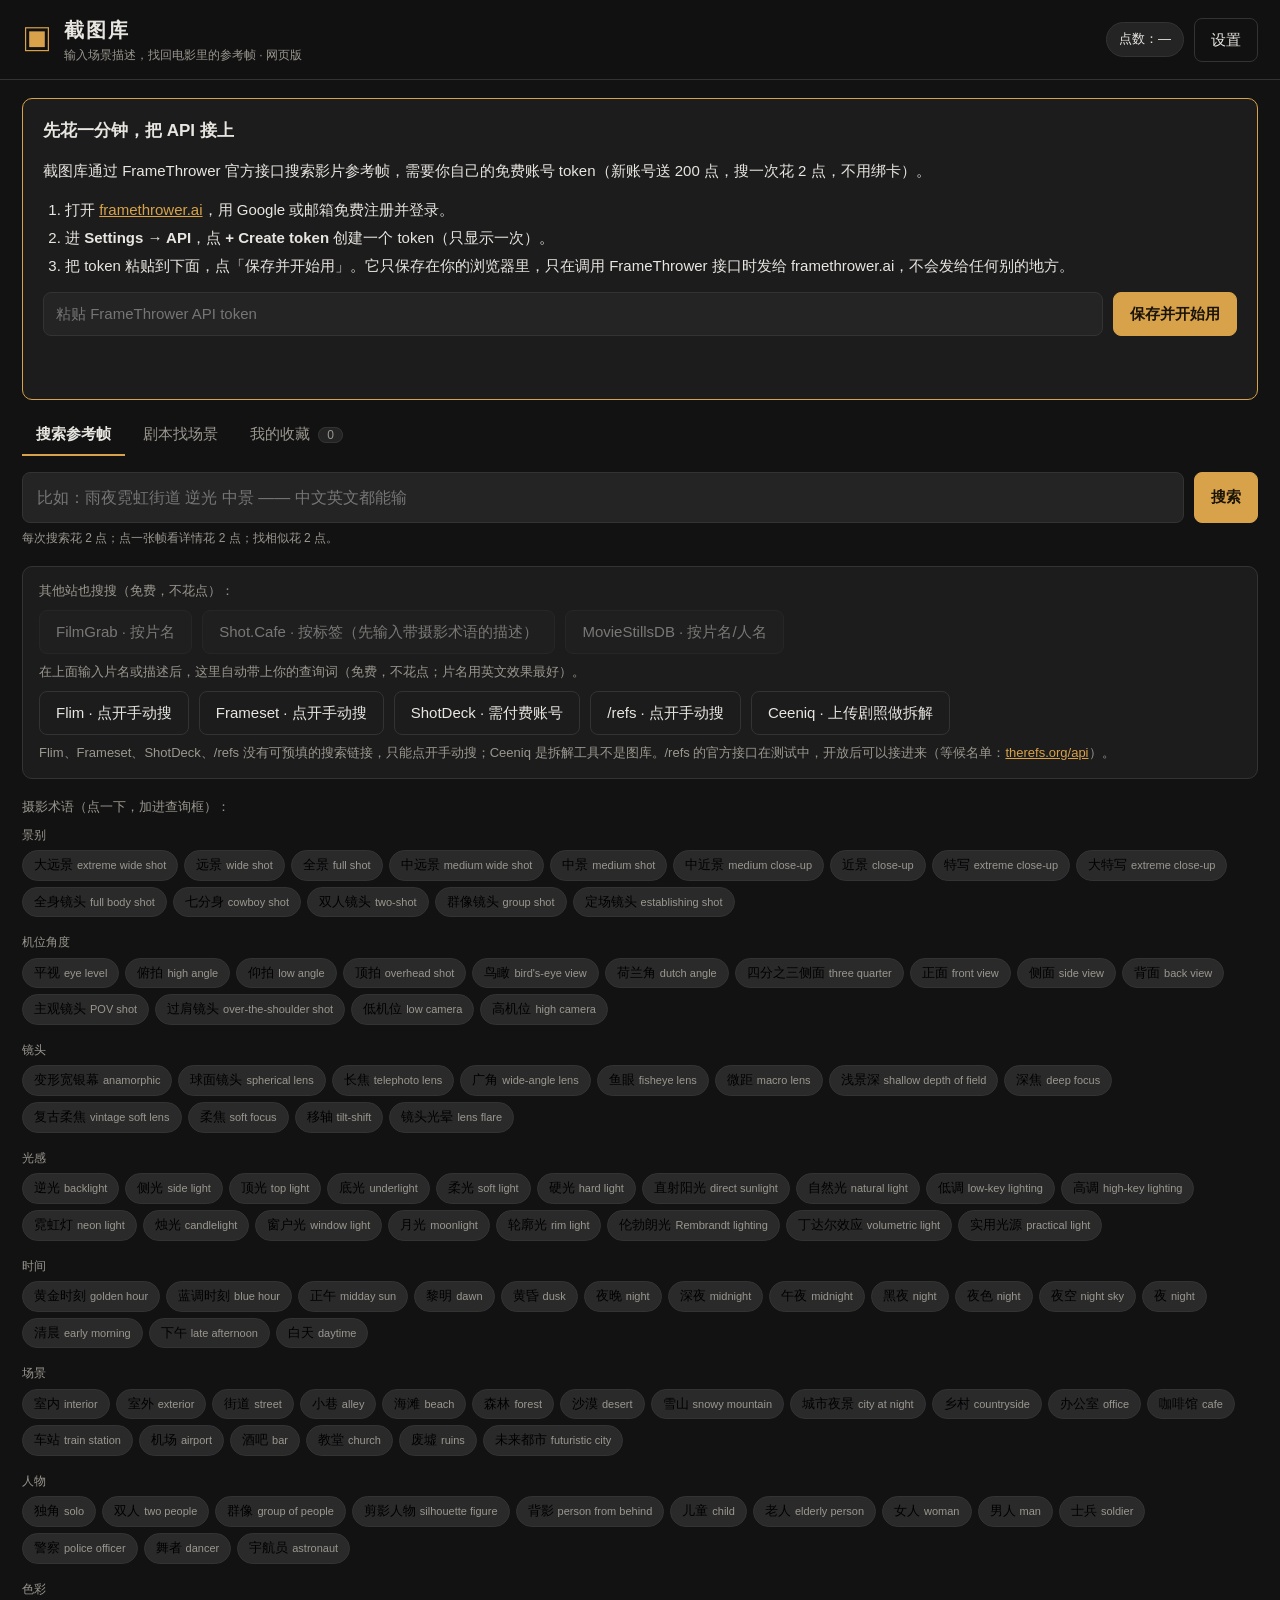
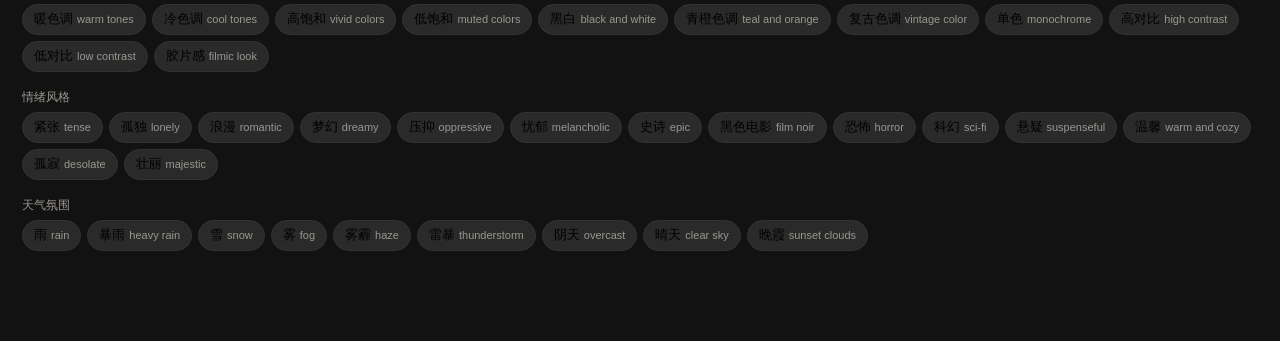
<file: docs/index.html>
<!DOCTYPE html>
<html lang="zh-CN">
<head>
<meta charset="utf-8">
<meta name="viewport" content="width=device-width, initial-scale=1">
<title>截图库 — 电影参考帧检索</title>
<link rel="stylesheet" href="style.css">
</head>
<body>
<header class="topbar">
  <div class="brand">
    <span class="brand-mark">▣</span>
    <div>
      <h1>截图库</h1>
      <p class="subtitle">输入场景描述，找回电影里的参考帧 · 网页版</p>
    </div>
  </div>
  <div class="topbar-right">
    <span id="creditsBadge" class="credits" title="FrameThrower 点数余额">点数：—</span>
    <button id="settingsBtn" class="btn btn-ghost" type="button">设置</button>
  </div>
</header>

<!-- 无 token 时的设置引导 -->
<section id="setupGuide" class="setup-guide hidden">
  <h2>先花一分钟，把 API 接上</h2>
  <p>截图库通过 FrameThrower 官方接口搜索影片参考帧，需要你自己的免费账号 token（新账号送 200 点，搜一次花 2 点，不用绑卡）。</p>
  <ol>
    <li>打开 <a href="https://framethrower.ai/" target="_blank" rel="noopener">framethrower.ai</a>，用 Google 或邮箱免费注册并登录。</li>
    <li>进 <strong>Settings → API</strong>，点 <strong>+ Create token</strong> 创建一个 token（只显示一次）。</li>
    <li>把 token 粘贴到下面，点「保存并开始用」。它只保存在你的浏览器里，只在调用 FrameThrower 接口时发给 framethrower.ai，不会发给任何别的地方。</li>
  </ol>
  <div class="token-row">
    <input id="setupTokenInput" type="password" placeholder="粘贴 FrameThrower API token" autocomplete="off" spellcheck="false">
    <button id="setupTokenSave" class="btn btn-primary" type="button">保存并开始用</button>
  </div>
  <p id="setupTokenMsg" class="msg"></p>
</section>

<nav class="tabs">
  <button id="tabSearch" class="tab active" type="button">搜索参考帧</button>
  <button id="tabScript" class="tab" type="button">剧本找场景</button>
  <button id="tabCollection" class="tab" type="button">我的收藏 <span id="collectionCount" class="count">0</span></button>
</nav>

<main>
  <!-- 搜索页 -->
  <section id="searchPage" class="page">
    <div class="search-box">
      <input id="queryInput" type="text" placeholder="比如：雨夜霓虹街道 逆光 中景 —— 中文英文都能输" autocomplete="off">
      <button id="searchBtn" class="btn btn-primary" type="button">搜索</button>
    </div>
    <p id="queryPreview" class="query-preview hidden"></p>
    <p class="cost-hint">每次搜索花 2 点；点一张帧看详情花 2 点；找相似花 2 点。</p>

    <div class="multisite">
      <p class="chips-title">其他站也搜搜（免费，不花点）：</p>
      <div class="row multisite-row">
        <a class="btn disabled" id="msFilmGrab" href="#" target="_blank" rel="noopener" aria-disabled="true">FilmGrab · 按片名</a>
        <a class="btn disabled" id="msShotCafe" href="#" target="_blank" rel="noopener" aria-disabled="true">Shot.Cafe · 按标签</a>
        <a class="btn disabled" id="msMovieStills" href="#" target="_blank" rel="noopener" aria-disabled="true">MovieStillsDB · 按片名/人名</a>
      </div>
      <p class="muted" id="multisiteHint">在上面输入片名或描述后，这里自动带上你的查询词（免费，不花点；片名用英文效果最好）。</p>
      <div class="row multisite-row">
        <a class="btn btn-ghost" href="https://app.flim.ai/" target="_blank" rel="noopener">Flim · 点开手动搜</a>
        <a class="btn btn-ghost" href="https://frameset.app/" target="_blank" rel="noopener">Frameset · 点开手动搜</a>
        <a class="btn btn-ghost" href="https://shotdeck.com/" target="_blank" rel="noopener">ShotDeck · 需付费账号</a>
        <a class="btn btn-ghost" href="https://therefs.org/" target="_blank" rel="noopener">/refs · 点开手动搜</a>
        <a class="btn btn-ghost" href="https://ceeniq.com/" target="_blank" rel="noopener">Ceeniq · 上传剧照做拆解</a>
      </div>
      <p class="muted">Flim、Frameset、ShotDeck、/refs 没有可预填的搜索链接，只能点开手动搜；Ceeniq 是拆解工具不是图库。/refs 的官方接口在测试中，开放后可以接进来（等候名单：<a href="https://therefs.org/api" target="_blank" rel="noopener">therefs.org/api</a>）。</p>
    </div>

    <div class="chips-wrap">
      <p class="chips-title">摄影术语（点一下，加进查询框）：</p>
      <div id="chipsContainer"></div>
    </div>

    <p id="searchStatus" class="status"></p>
    <div id="resultsGrid" class="grid"></div>
  </section>

  <!-- 剧本模式 -->
  <section id="scriptPage" class="page hidden">
    <p class="muted">粘一段剧本（场景描写、动作段落都行），程序先拆出时间、地点、人物、动作、情绪，再用这些去电影里找最像的场景。匹配帧的提示词可以直接复制，去出场景图、人物图、气氛图。</p>
    <textarea id="scriptInput" class="script-input" rows="5" placeholder="比如：深夜，雨夜的街道，一个穿大衣的男人独自走在霓虹灯下，孤独而警觉……"></textarea>
    <div class="row">
      <button id="scriptParseBtn" class="btn btn-primary" type="button">拆解场景（免费）</button>
      <button id="scriptSearchBtn" class="btn" type="button" disabled>按拆解结果去搜</button>
    </div>
    <div id="scriptParsed" class="script-parsed hidden"></div>
    <p id="scriptStatus" class="status"></p>
    <div id="scriptGrid" class="grid"></div>
  </section>

  <!-- 收藏页 -->
  <section id="collectionPage" class="page hidden">
    <div class="collection-tools">
      <select id="projectFilter" aria-label="按项目筛选">
        <option value="">全部项目</option>
      </select>
      <input id="tagFilter" type="text" placeholder="按标签筛选，比如：雨夜">
      <input id="collectionSearch" type="text" placeholder="在收藏里搜片名、描述…">
      <button id="exportBtn" class="btn btn-ghost" type="button">导出提示词（Markdown）</button>
    </div>
    <p id="collectionStatus" class="status"></p>
    <div id="collectionGrid" class="grid"></div>
  </section>
</main>

<!-- 详情弹窗 -->
<div id="detailModal" class="modal hidden" role="dialog" aria-modal="true" aria-label="帧详情">
  <div class="modal-backdrop" id="detailBackdrop"></div>
  <div class="modal-card">
    <button id="detailClose" class="modal-close" type="button" aria-label="关闭">✕</button>
    <div id="detailContent"></div>
  </div>
</div>

<!-- 设置弹窗 -->
<div id="settingsModal" class="modal hidden" role="dialog" aria-modal="true" aria-label="设置">
  <div class="modal-backdrop" id="settingsBackdrop"></div>
  <div class="modal-card modal-card-small">
    <button id="settingsClose" class="modal-close" type="button" aria-label="关闭">✕</button>
    <h2>设置</h2>
    <p>FrameThrower API token 只保存在你的浏览器本地存储里，这里不会再显示它。换浏览器或清掉网站数据后，需要重新粘贴一次。</p>
    <p id="tokenState" class="msg"></p>
    <label class="field-label" for="settingsTokenInput">更换 token（粘贴新的）：</label>
    <input id="settingsTokenInput" type="password" placeholder="粘贴新的 API token" autocomplete="off" spellcheck="false">
    <div class="row">
      <button id="settingsTokenSave" class="btn btn-primary" type="button">保存 token</button>
      <button id="settingsTokenClear" class="btn btn-danger" type="button">清除 token</button>
    </div>
    <p id="settingsTokenMsg" class="msg"></p>
    <hr>
    <h3>点数</h3>
    <p id="settingsCredits">余额：—</p>
    <p class="muted">新账号送 200 点；文字搜索、看详情、找相似各花 2 点；$1 = 1000 点，点数永不过期。余额不足时去 FrameThrower 官网充值。</p>
    <h3>说明</h3>
    <p class="muted">缩略图是 FrameThrower 提供的临时链接（约 1 小时过期），收藏里只存链接和文字信息，不下载剧照。想长久保存一张图，请点「在原站打开」，在 FrameThrower 里下载。收藏也保存在你的浏览器里，换浏览器就看不到了，可以用「导出提示词」备份。</p>
  </div>
</div>

<!-- 收藏编辑弹窗 -->
<div id="saveModal" class="modal hidden" role="dialog" aria-modal="true" aria-label="保存到收藏">
  <div class="modal-backdrop" id="saveBackdrop"></div>
  <div class="modal-card modal-card-small">
    <button id="saveClose" class="modal-close" type="button" aria-label="关闭">✕</button>
    <h2>保存到我的收藏</h2>
    <p id="saveFrameTitle" class="muted"></p>
    <label class="field-label" for="saveProject">项目（可选）</label>
    <input id="saveProject" type="text" placeholder="比如：新片分镜、广告提案" list="projectList">
    <datalist id="projectList"></datalist>
    <label class="field-label" for="saveTags">标签（可选，逗号分隔）</label>
    <input id="saveTags" type="text" placeholder="比如：雨夜，逆光，情绪">
    <label class="field-label" for="saveNote">备注（可选）</label>
    <textarea id="saveNote" rows="2" placeholder="这帧好在哪，想怎么用…"></textarea>
    <div class="row">
      <button id="saveConfirm" class="btn btn-primary" type="button">保存</button>
    </div>
    <p id="saveMsg" class="msg"></p>
  </div>
</div>

<div id="toast" class="toast hidden"></div>

<script src="prompt-template.js"></script>
<script src="app.js"></script>
</body>
</html>
</file>
<file: docs/style.css>
/* 截图库 — 深色电影感界面 */
:root {
  --bg: #121212;
  --panel: #1c1c1c;
  --panel2: #242424;
  --border: #333;
  --text: #e8e6e1;
  --muted: #9a978f;
  --accent: #d8a24a;
  --accent-ink: #1a1408;
  --danger: #c05a4a;
  --chip-bg: #2a2a2a;
  --radius: 10px;
}
* { box-sizing: border-box; }
body {
  margin: 0;
  background: var(--bg);
  color: var(--text);
  font-family: -apple-system, "PingFang SC", "Hiragino Sans GB", "Microsoft YaHei", sans-serif;
  font-size: 15px;
  line-height: 1.6;
}
a { color: var(--accent); }
button { font: inherit; cursor: pointer; }
input, select, textarea {
  font: inherit;
  color: var(--text);
  background: var(--panel2);
  border: 1px solid var(--border);
  border-radius: 8px;
  padding: 9px 12px;
  width: 100%;
}
input:focus, select:focus, textarea:focus { outline: 2px solid var(--accent); outline-offset: 0; border-color: var(--accent); }
.hidden { display: none !important; }
.muted { color: var(--muted); font-size: 13px; }
.msg { min-height: 1.4em; font-size: 13px; }
.msg.ok { color: #8fce8f; }
.msg.err { color: #e08a7a; }
.row { display: flex; gap: 10px; margin-top: 12px; flex-wrap: wrap; }

/* 顶栏 */
.topbar {
  display: flex; justify-content: space-between; align-items: center;
  padding: 14px 22px; border-bottom: 1px solid var(--border);
  position: sticky; top: 0; background: rgba(18,18,18,.96); z-index: 20;
}
.brand { display: flex; gap: 12px; align-items: center; }
.brand-mark { font-size: 30px; color: var(--accent); line-height: 1; }
.brand h1 { margin: 0; font-size: 20px; letter-spacing: 2px; }
.subtitle { margin: 0; color: var(--muted); font-size: 12px; }
.topbar-right { display: flex; gap: 10px; align-items: center; }
.credits {
  background: var(--panel2); border: 1px solid var(--border);
  padding: 6px 12px; border-radius: 999px; font-size: 13px; white-space: nowrap;
}
.credits.low { border-color: var(--danger); color: #e08a7a; }

/* 按钮 */
.btn {
  border: 1px solid var(--border); background: var(--panel2); color: var(--text);
  padding: 9px 16px; border-radius: 8px; white-space: nowrap;
  text-decoration: none; display: inline-block;
}
.btn.disabled { opacity: .45; pointer-events: none; }
.btn:hover { border-color: var(--accent); }
.btn-primary { background: var(--accent); border-color: var(--accent); color: var(--accent-ink); font-weight: 600; }
.btn-primary:hover { filter: brightness(1.08); }
.btn-ghost { background: transparent; }
.btn-danger { background: transparent; border-color: var(--danger); color: #e08a7a; }
.btn:disabled { opacity: .5; cursor: default; }

/* 设置引导 */
.setup-guide {
  margin: 18px 22px 0; padding: 18px 20px;
  background: var(--panel); border: 1px solid var(--accent); border-radius: var(--radius);
}
.setup-guide h2 { margin: 0 0 8px; font-size: 17px; }
.setup-guide ol { margin: 8px 0 14px; padding-left: 22px; }
.setup-guide li { margin-bottom: 4px; }
.token-row { display: flex; gap: 10px; }
.token-row input { flex: 1; }

/* 页签 */
.tabs { display: flex; gap: 4px; padding: 14px 22px 0; }
.tab {
  background: transparent; border: none; color: var(--muted);
  padding: 8px 14px; border-bottom: 2px solid transparent; font-size: 15px;
}
.tab.active { color: var(--text); border-bottom-color: var(--accent); font-weight: 600; }
.count {
  background: var(--panel2); border: 1px solid var(--border);
  border-radius: 999px; padding: 0 8px; font-size: 12px; margin-left: 4px;
}

/* 页面 */
main { padding: 16px 22px 40px; max-width: 1280px; margin: 0 auto; }
.page { animation: fadein .2s ease; }
@keyframes fadein { from { opacity: 0; } to { opacity: 1; } }

/* 搜索 */
.search-box { display: flex; gap: 10px; }
.search-box input { flex: 1; font-size: 16px; padding: 12px 14px; }
.query-preview { color: var(--muted); font-size: 13px; margin: 8px 0 0; }
.query-preview b { color: var(--text); font-weight: 500; }
.cost-hint { color: var(--muted); font-size: 12px; margin: 6px 0 0; }
.chips-wrap { margin-top: 18px; }
.chips-title { color: var(--muted); font-size: 13px; margin: 0 0 8px; }
.chip-group { margin-bottom: 10px; }
.chip-group-title { font-size: 12px; color: var(--muted); margin: 0 0 5px; }
.chip {
  display: inline-block; background: var(--chip-bg); border: 1px solid var(--border);
  border-radius: 999px; padding: 4px 11px; margin: 0 6px 6px 0; font-size: 13px;
}
.chip:hover { border-color: var(--accent); color: var(--accent); }
.chip .en { color: var(--muted); font-size: 11px; margin-left: 4px; }
.status { color: var(--muted); min-height: 1.5em; margin: 14px 0 8px; }
.status.err { color: #e08a7a; }

/* 图墙 */
.grid {
  display: grid; grid-template-columns: repeat(auto-fill, minmax(240px, 1fr));
  gap: 14px;
}
.card {
  background: var(--panel); border: 1px solid var(--border);
  border-radius: var(--radius); overflow: hidden; cursor: pointer; text-align: left;
  padding: 0; color: var(--text);
}
.card:hover { border-color: var(--accent); }
.card img { width: 100%; aspect-ratio: 16/9; object-fit: cover; display: block; background: #000; }
.card-body { padding: 10px 12px 12px; }
.card-title { font-size: 14px; font-weight: 600; white-space: nowrap; overflow: hidden; text-overflow: ellipsis; }
.card-meta { font-size: 12px; color: var(--muted); margin-top: 2px; white-space: nowrap; overflow: hidden; text-overflow: ellipsis; }
.card-desc { font-size: 12px; color: var(--muted); margin-top: 6px; display: -webkit-box; -webkit-line-clamp: 2; -webkit-box-orient: vertical; overflow: hidden; }
.card-tags { margin-top: 8px; display: flex; gap: 5px; flex-wrap: wrap; }
.mini-tag { background: var(--chip-bg); border: 1px solid var(--border); border-radius: 999px; padding: 1px 8px; font-size: 11px; color: var(--muted); }

/* 收藏工具栏 */
.collection-tools { display: flex; gap: 10px; flex-wrap: wrap; margin-bottom: 6px; }
.collection-tools select { width: auto; min-width: 140px; }
.collection-tools input { flex: 1; min-width: 160px; }

/* 弹窗 */
.modal { position: fixed; inset: 0; z-index: 50; display: flex; justify-content: center; align-items: flex-start; padding: 4vh 16px; overflow-y: auto; }
.modal-backdrop { position: fixed; inset: 0; background: rgba(0,0,0,.7); }
.modal-card {
  position: relative; background: var(--panel); border: 1px solid var(--border);
  border-radius: 12px; width: 100%; max-width: 960px; padding: 22px 24px; margin-bottom: 4vh;
}
.modal-card-small { max-width: 560px; }
.modal-close {
  position: absolute; top: 12px; right: 14px; background: transparent;
  border: none; color: var(--muted); font-size: 18px; padding: 4px 8px;
}
.modal-close:hover { color: var(--text); }
.field-label { display: block; margin: 14px 0 5px; font-size: 13px; color: var(--muted); }

/* 详情 */
.detail-img { width: 100%; border-radius: 8px; display: block; background: #000; }
.detail-film { margin: 14px 0 4px; }
.detail-film h2 { margin: 0; font-size: 20px; }
.detail-film p { margin: 2px 0; color: var(--muted); font-size: 13px; }
.detail-actions { display: flex; gap: 8px; flex-wrap: wrap; margin: 14px 0; }
.detail-section { margin-top: 18px; }
.detail-section h3 {
  font-size: 12px; letter-spacing: 1.5px; color: var(--muted);
  border-bottom: 1px solid var(--border); padding-bottom: 5px; margin: 0 0 10px;
}
.tag-row { display: flex; gap: 6px; flex-wrap: wrap; align-items: baseline; margin-bottom: 8px; }
.tag-row-label { font-size: 11px; letter-spacing: 1px; color: var(--muted); width: 130px; flex-shrink: 0; }
.tag {
  background: var(--chip-bg); border: 1px solid var(--border);
  border-radius: 6px; padding: 3px 9px; font-size: 13px;
}
.palette { display: flex; gap: 10px; flex-wrap: wrap; }
.swatch { display: flex; align-items: center; gap: 6px; font-size: 12px; color: var(--muted); }
.swatch-dot { width: 18px; height: 18px; border-radius: 4px; border: 1px solid var(--border); display: inline-block; }
.desc-text { margin: 0 0 8px; }
.summary-text { color: var(--muted); font-style: italic; margin: 0; }
.char-grid { display: grid; grid-template-columns: repeat(auto-fill, minmax(220px, 1fr)); gap: 10px; }
.char-card { background: var(--panel2); border: 1px solid var(--border); border-radius: 8px; padding: 10px 12px; font-size: 13px; }
.char-card h4 { margin: 0 0 6px; font-size: 12px; letter-spacing: .5px; color: var(--muted); }
.char-card p { margin: 3px 0; }
.notes-list { margin: 0; }
.notes-list dt { font-size: 12px; color: var(--muted); letter-spacing: 1px; margin-top: 8px; }
.notes-list dd { margin: 2px 0 0; }
.prompt-box {
  background: var(--panel2); border: 1px solid var(--border);
  border-radius: 8px; padding: 12px 14px; margin-top: 10px; font-size: 13px; white-space: pre-wrap;
}
.similar-grid { margin-top: 10px; }

/* toast */
.toast {
  position: fixed; bottom: 24px; left: 50%; transform: translateX(-50%);
  background: var(--panel2); border: 1px solid var(--accent); color: var(--text);
  padding: 10px 18px; border-radius: 999px; z-index: 100; font-size: 14px;
  box-shadow: 0 4px 20px rgba(0,0,0,.5);
}
@media (max-width: 640px) {
  .topbar { padding: 12px 14px; }
  main { padding: 14px 14px 32px; }
  .setup-guide { margin: 14px 14px 0; }
  .token-row { flex-direction: column; }
  .tag-row-label { width: 100%; }
}

/* 剧本模式 */
.script-input { width: 100%; min-height: 120px; box-sizing: border-box; }
.script-parsed { margin: 14px 0; padding: 12px; border: 1px solid var(--border, #333); border-radius: 8px; }
.script-query { font-size: 13px; margin: 6px 0; }

/* 多站跳转 */
.multisite { margin-top: 18px; padding: 14px 16px; background: var(--panel); border: 1px solid var(--border); border-radius: var(--radius); }
.multisite-row { margin-top: 8px; }
.multisite .muted { margin: 8px 0 0; }
</file>
